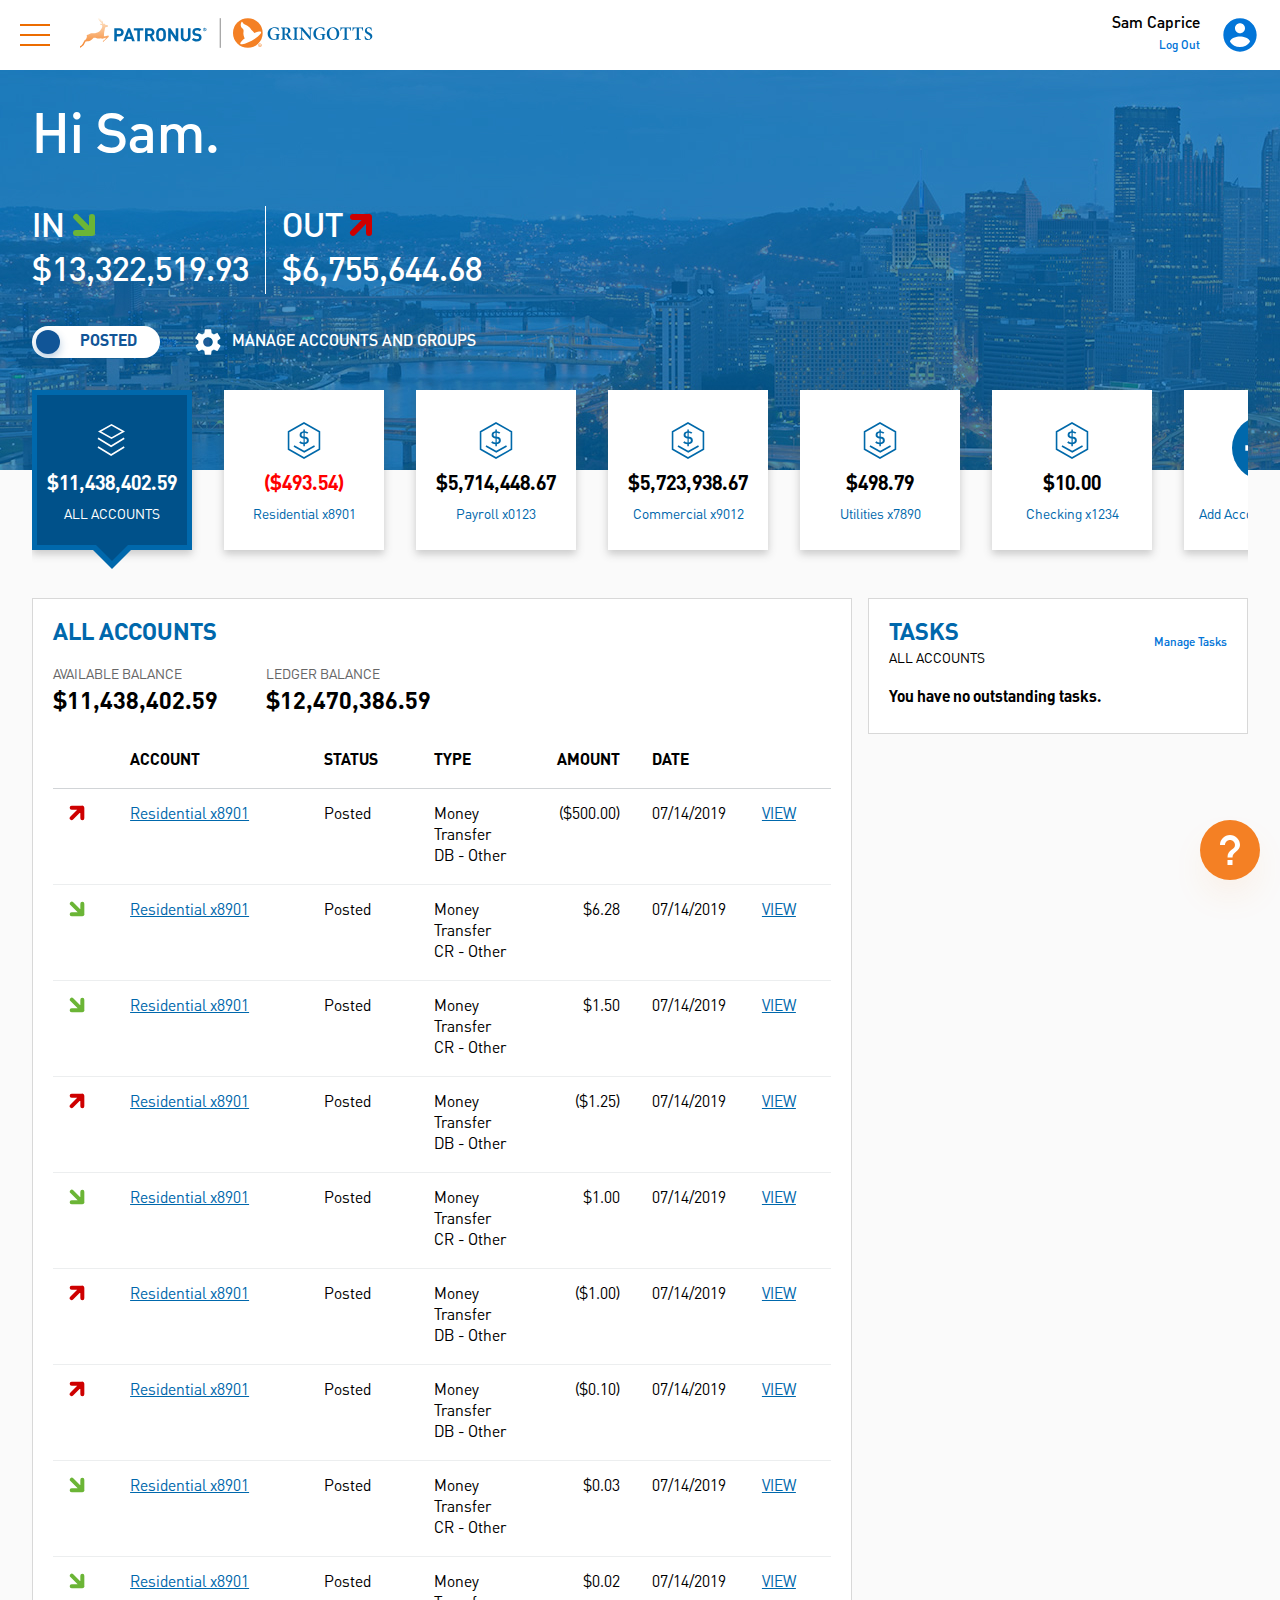
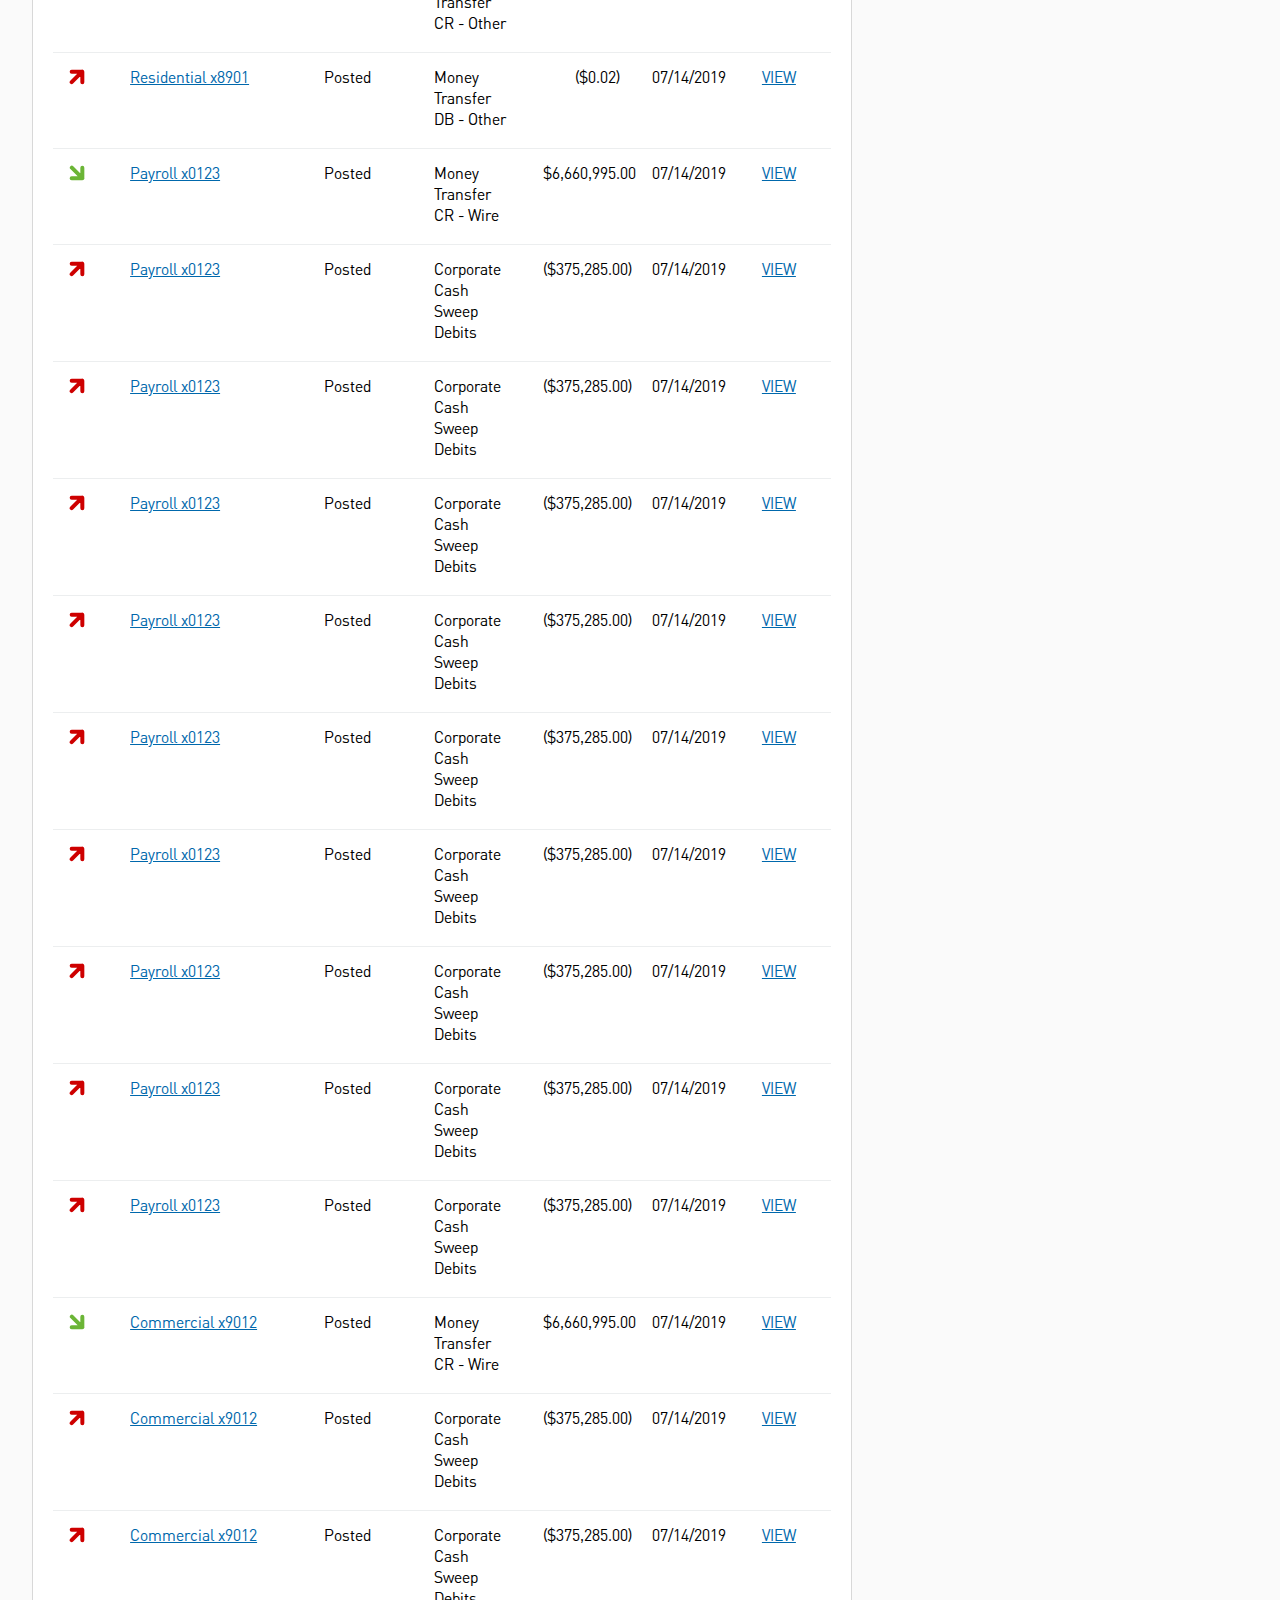
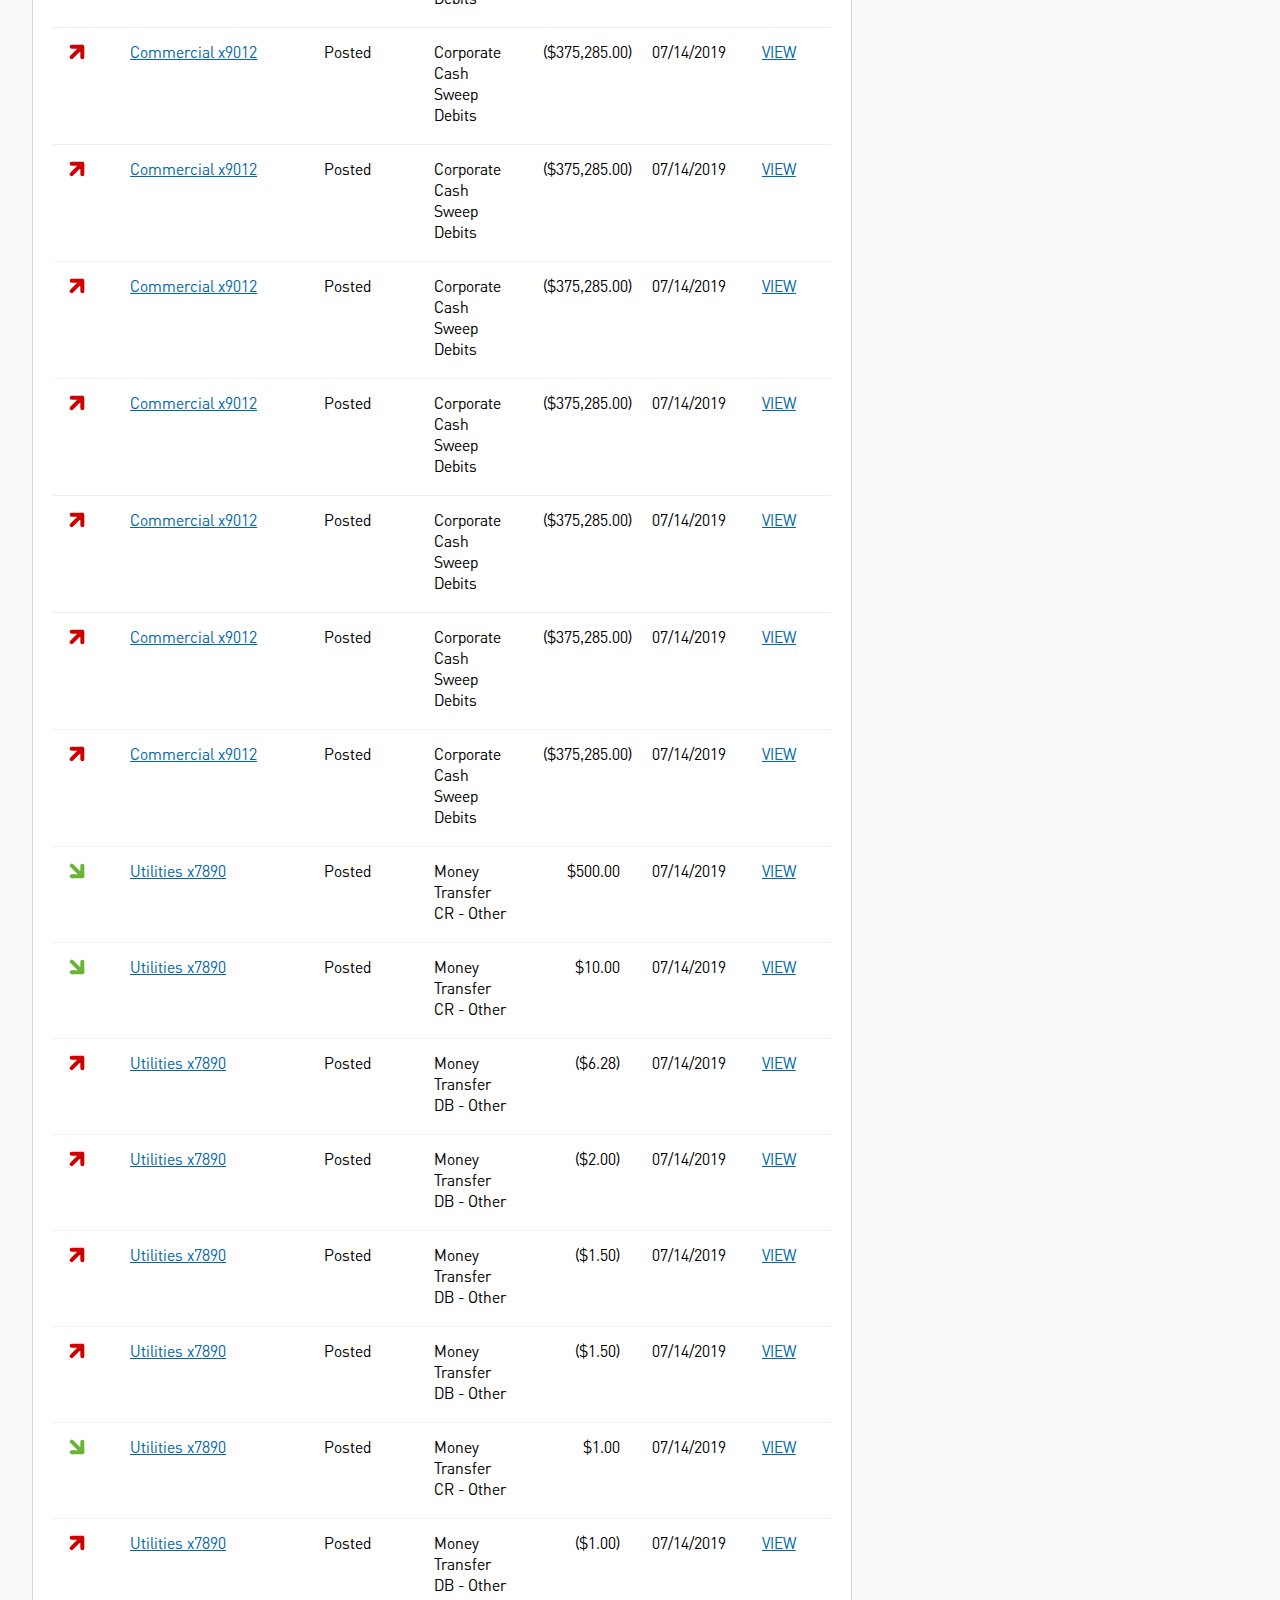
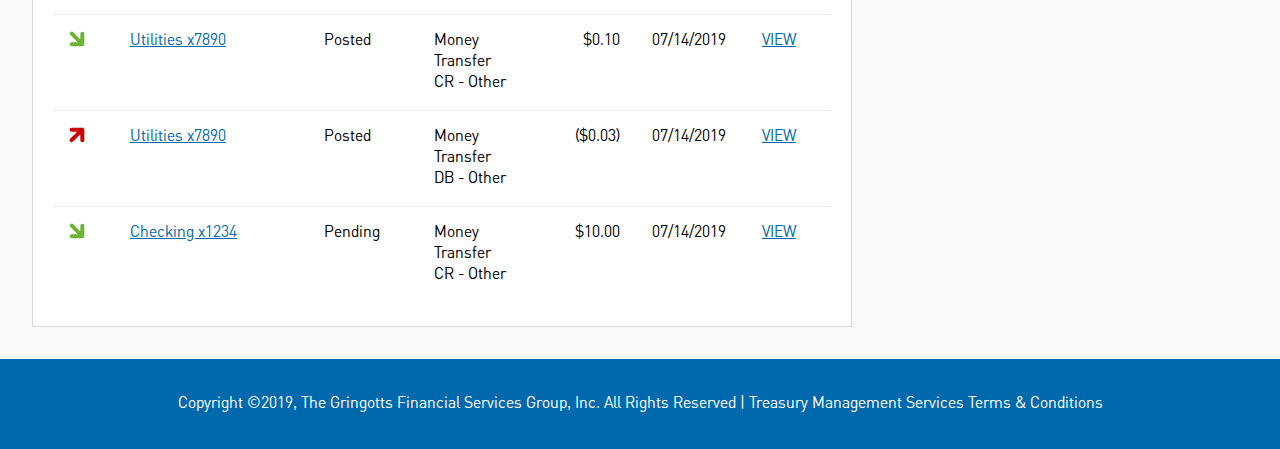
<file: index.html>
<!DOCTYPE html>

<meta charset="utf-8">
<title>PATRONUS</title>
<link rel="stylesheet" href="styles/main.css">
<link rel="stylesheet" href="styles/index.css">

<header>
  <div id="header-container">
    <div class="header-item">
      <div id="menu">
        <svg id="menu-icon" class="icon" xmlns="http://www.w3.org/2000/svg" width="30" height="30" viewBox="0 0 30 30"><path fill-rule="evenodd" d="M0 26h30v-2H0v2zm0-10h30v-2H0v2zM0 4v2h30V4H0z"/></svg>
        <svg id="menu-close-icon" class="icon hidden" xmlns="http://www.w3.org/2000/svg" width="30" height="30" viewBox="0 0 30 30"><path fill-rule="evenodd" d="M15.314 13.9l9.9-9.9 1.413 1.414-9.9 9.9 9.9 9.9-1.414 1.413-9.9-9.9-9.899 9.9L4 25.213l9.9-9.9L4 5.415 5.414 4l9.9 9.9z"/></svg>
      </div>
      <a href="index.html"><img id="logo" src="images/logo.svg"></a>
    </div>
    <div class="header-item">
      <div id="user">
        <div id="full-name"></div>
        <button id="log-out">Log Out</button>
      </div>
      <svg id="user-icon" class="icon" xmlns="http://www.w3.org/2000/svg" width="40" height="40" viewBox="0 0 24 24"><path d="M12 2C6.48 2 2 6.48 2 12s4.48 10 10 10 10-4.48 10-10S17.52 2 12 2zm0 3c1.66 0 3 1.34 3 3s-1.34 3-3 3-3-1.34-3-3 1.34-3 3-3zm0 14.2c-2.5 0-4.71-1.28-6-3.22.03-1.99 4-3.08 6-3.08 1.99 0 5.97 1.09 6 3.08-1.29 1.94-3.5 3.22-6 3.22z"/></svg>
    </div>
  </div>
</header>

<div class="side-nav-overlay invisible"></div>

<nav class="side-nav slide-left">
  <div id="big-nav">
    <a class="big-nav-item" href="index.html">Home</a>
    <a class="big-nav-item">Accounts</a>
    <a class="big-nav-item" href="payments.html">Payments</a>
  </div>
  <div id="small-nav">
    <a class="small-nav-item">Settings</a>
    <div class="small-nav-item">Need help?</div>
    <div id="need-help-group">
      <a id="help-item" class="need-help-item"><img class="need-help-icon" src="images/item-help.svg">Quick Help</a>
      <a class="need-help-item" href="mailto:TMCC@pnc.com"><img class="need-help-icon" src="images/item-email.svg">TMCC@pnc.com</a>
      <a class="need-help-item" href="tel:800-669-1518"><img class="need-help-icon" src="images/item-call.svg">800-669-1518</a>
    </div>
  </div>
</nav>

<main>
  <section id="jumbotron">
    <h1></h1>
    <div class="jumbotron-item">
      <div id="in">
        <h2>IN <img src="images/in.svg"></h2>
        <h2 id="amount-in"></h2>
      </div>
      <div id="out">
        <h2>OUT <img src="images/out.svg"></h2>
        <h2 id="amount-out"></h2>
      </div>
    </div>
    <div class="jumbotron-item">
      <label id="switch">
        <input id="switch-input" type="checkbox">
        <span id="slider"><span id="posted">POSTED</span><span id="pending">PENDING</span></span>
      </label>
      <button id="settings"><svg id="settings-icon" class="icon" xmlns="http://www.w3.org/2000/svg" width="32" height="32" viewBox="0 0 20 20"><path d="M15.95 10.78c.03-.25.05-.51.05-.78s-.02-.53-.06-.78l1.69-1.32c.15-.12.19-.34.1-.51l-1.6-2.77c-.1-.18-.31-.24-.49-.18l-1.99.8c-.42-.32-.86-.58-1.35-.78L12 2.34c-.03-.2-.2-.34-.4-.34H8.4c-.2 0-.36.14-.39.34l-.3 2.12c-.49.2-.94.47-1.35.78l-1.99-.8c-.18-.07-.39 0-.49.18l-1.6 2.77c-.1.18-.06.39.1.51l1.69 1.32c-.04.25-.07.52-.07.78s.02.53.06.78L2.37 12.1c-.15.12-.19.34-.1.51l1.6 2.77c.1.18.31.24.49.18l1.99-.8c.42.32.86.58 1.35.78l.3 2.12c.04.2.2.34.4.34h3.2c.2 0 .37-.14.39-.34l.3-2.12c.49-.2.94-.47 1.35-.78l1.99.8c.18.07.39 0 .49-.18l1.6-2.77c.1-.18.06-.39-.1-.51l-1.67-1.32zM10 13c-1.65 0-3-1.35-3-3s1.35-3 3-3 3 1.35 3 3-1.35 3-3 3z"/></svg>MANAGE ACCOUNTS AND GROUPS</button>
    </div>
  </section>
  <section id="account-container"></section>
  <section id="grid">
    <article id="left">
      <h3 class="account-name"></h3>
      <div id="balance-container">
        <div id="available">
          <h5>AVAILABLE BALANCE</h5>
          <h3 id="amount-available"></h3>
        </div>
        <div id="ledger">
          <h5>LEDGER BALANCE</h5>
          <h3 id="amount-ledger"></h3>
        </div>
      </div>
      <table id="table"></table>
    </article>
    <article id="right">
      <div id="right-header">
        <hgroup>
          <h3 id="account-tasks">TASKS</h3>
          <h5 class="account-name"></h5>
        </hgroup>
        <button id="manage-tasks">Manage Tasks</button>
      </div>
      <div id="task-container"></div>
    </article>
  </section>
</main>

<footer>
  <div>Copyright ©2019, The Gringotts Financial Services Group, Inc. All Rights Reserved | <a id="terms">Treasury Management Services Terms & Conditions</a></div>
</footer>

<div class="modal-overlay invisible"></div>

<div class="modal invisible-slide-down">
  <div class="modal-content task-manager-modal-content">
    <div class="modal-header">
      <h1 id="task-manager-header"></h1>
      <svg class="icon modal-close-icon" xmlns="http://www.w3.org/2000/svg" width="40" height="40" viewBox="0 0 24 24"><path d="M19 6.41L17.59 5 12 10.59 6.41 5 5 6.41 10.59 12 5 17.59 6.41 19 12 13.41 17.59 19 19 17.59 13.41 12z"/></svg>
    </div>
    <div class="modal-body">
      <h2>Current Tasks</h2>
      <div id="current-tasks"></div>
      <div class="new-task new-task-hidden">
        <div id="new-task-details">
          <input id="name-input" placeholder="Task Name">
          <button class="recurring">Recurring <svg class="recurring-icon"xmlns="http://www.w3.org/2000/svg" width="16" height="16" viewBox="0 0 16 16"><path d="M11.787 5.657a.41.41 0 0 1-.292-.703l1.626-1.625-1.626-1.626a.412.412 0 0 1 .583-.582l1.917 1.916a.412.412 0 0 1 0 .583l-1.917 1.917a.41.41 0 0 1-.291.12z"/><path d="M2.317 7.973a.412.412 0 0 1-.412-.412V5.08c0-1.193.97-2.163 2.164-2.163h9.635a.412.412 0 0 1 0 .824H4.069c-.74 0-1.34.6-1.34 1.34V7.56a.412.412 0 0 1-.412.412zM11.952 13.083H2.296a.412.412 0 0 1 0-.824h9.656c.739 0 1.34-.601 1.34-1.34V8.39a.412.412 0 0 1 .823 0v2.53c0 1.193-.97 2.164-2.163 2.164z"/><path d="M4.212 15a.41.41 0 0 1-.29-.12l-1.918-1.917a.412.412 0 0 1 0-.582l1.917-1.917a.412.412 0 1 1 .583.583l-1.626 1.625 1.626 1.626a.412.412 0 0 1-.292.703z"/></svg></button>
          <div id="recurring-details" class="hidden">
            <div id="interval" class="input-field">
              <label>Interval</label>
              <input id="interval-input" placeholder="E.g. First Monday of month">
            </div>
            <div id="end-date" class="input-field">
              <label>End date</label>
              <input id="end-date-input" placeholder="E.g. 05/2020 or 05/15/2020">
            </div>
            <div id="time" class="input-field">
              <label>Time</label>
              <input id="time-input" placeholder="E.g. 3:00 PM">
            </div>
          </div>
        </div>
        <div>
          <div class="new-task-section">
            <h3>Payee Details</h3>
            <div id="payee" class="new-task-row">
              <div class="input-field">
                <label>Search existing payees</label>
                <div class="input-container">
                  <select class="payee-input">
                    <option value="Splendid Energy">Splendid Energy</option>
                    <option value="Indeed Investment">Indeed Investment</option>
                    <option value="Candid Consulting">Candid Consulting</option>
                  </select>
                  <img src="images/caret.svg">
                </div>
              </div>
              <div class="input-field">
                <label>Payment type</label>
                <div class="input-container">
                  <select class="type-input">
                    <option value="Bill Pay">Bill Pay</option>
                    <option value="ACH Transfer">ACH Transfer</option>
                    <option value="Funds Transfer">Funds Transfer</option>
                    <option value="Payroll">Payroll</option>
                  </select>
                  <img src="images/caret.svg">
                </div>
              </div>
            </div>
          </div>
          <div class="new-task-section">
            <h3>Payment Details</h3>
            <div class="new-task-row">
              <div class="input-field">
                <label>From account</label>
                <div class="input-container">
                  <select class="account-input">
                    <option value="Residential x8901">Residential x8901</option>
                    <option value="Payroll x0123">Payroll x0123</option>
                    <option value="Commercial x9012">Commercial x9012</option>
                    <option value="Utilities x7890">Utilities x7890</option>
                    <option value="Checking x1234">Checking x1234</option>
                  </select>
                  <img src="images/caret.svg">
                </div>
              </div>
              <div id="amount" class="input-field">
                <label>Amount</label>
                <input class="amount-input" placeholder="$0.00">
              </div>
            </div>
            <div class="new-task-row">
              <div id="date" class="input-field">
                <label>Expected arrival date</label>
                <div class="input-container">
                  <input class="date-input" placeholder="MM/DD/YYYY">
                  <img src="images/date.svg">
                </div>
              </div>
              <div class="input-field">
                <label>Memo</label>
                <input class="memo-input">
              </div>
            </div>
            <div class="new-task-row">
              <div class="input-field">
                <label>Note to self</label>
                <input class="note-to-self-input">
              </div>
            </div>
          </div>
          <div class="new-task-section">
            <button id="cancel" class="secondary-button">CANCEL</button>
            <button id="save" class="primary-button primary-button-disabled">SAVE</button>
          </div>
        </div>
      </div>
      <h2>Suggested Tasks</h2>
      <div id="suggested-tasks"></div>
    </div>
  </div>
</div>

<div id="task-hub" class="invisible">
  <div id="task-modal" class="modal">
    <div class="modal-content">
      <div class="modal-header">
        <h1>Make a Payment</h1>
        <svg class="icon modal-close-icon" xmlns="http://www.w3.org/2000/svg" width="40" height="40" viewBox="0 0 24 24"><path d="M19 6.41L17.59 5 12 10.59 6.41 5 5 6.41 10.59 12 5 17.59 6.41 19 12 13.41 17.59 19 19 17.59 13.41 12z"/></svg>
      </div>
      <div id="task-modal-body" class="modal-body">
        <div class="modal-section">
          <h2 id="payee-header">Payee Details</h2>
          <div class="modal-row">
            <div class="payee input-field">
              <label>Search existing payees</label>
              <div class="input-container">
                <select class="payee-input">
                  <option value="Splendid Energy">Splendid Energy</option>
                  <option value="Indeed Investment">Indeed Investment</option>
                  <option value="Candid Consulting">Candid Consulting</option>
                </select>
                <img src="images/caret.svg">
              </div>
            </div>
            <div class="payee input-field">
              <label>Payment type</label>
              <div class="input-container">
                <select class="type-input">
                  <option value="Bill Pay">Bill Pay</option>
                  <option value="ACH Transfer">ACH Transfer</option>
                  <option value="Funds Transfer">Funds Transfer</option>
                  <option value="Payroll">Payroll</option>
                </select>
                <img src="images/caret.svg">
              </div>
            </div>
          </div>
        </div>
        <div class="modal-section">
          <h2 id="payment-header">Payment Details</h2>
          <div class="modal-row">
            <div class="input-field">
              <label>From account</label>
              <div class="input-container">
                <select class="account-input">
                  <option value="Residential x8901">Residential x8901</option>
                  <option value="Payroll x0123">Payroll x0123</option>
                  <option value="Commercial x9012">Commercial x9012</option>
                  <option value="Utilities x7890">Utilities x7890</option>
                  <option value="Checking x1234">Checking x1234</option>
                </select>
                <img src="images/caret.svg">
              </div>
            </div>
            <div id="amount" class="input-field">
              <label>Amount</label>
              <input class="amount-input" placeholder="$0.00">
            </div>
          </div>
          <div class="modal-row">
            <div id="date" class="input-field">
              <label>Expected arrival date</label>
              <div class="input-container">
                <input class="date-input" placeholder="MM/DD/YYYY">
                <img src="images/date.svg">
              </div>
            </div>
            <div class="input-field">
              <label>Memo</label>
              <input class="memo-input">
            </div>
          </div>
          <div class="modal-row">
            <div class="input-field">
              <label>Note to self</label>
              <input class="note-to-self-input">
            </div>
          </div>
        </div>
        <div class="modal-section">
          <button id="submit" class="primary-button primary-button-disabled">SUBMIT</button>
        </div>
      </div>
    </div>
  </div>
  <div id="task-tabs"></div>
</div>

<div id="help"><img id="help-icon" src="images/help.svg"><img id="help-close-icon" class="hidden" src="images/help-close.svg"></div>

<div class="help-app invisible-slide-down">
  <div class="help-app-header first-time">
    <h1>WELCOME, SAM.</h1>
    <p>PINACLE's Quick Help is available on every screen of the platform to provide you with contextually relevant support. Click through cards for more information, or type into the search bar below to find what you need.</p>
    <img id="help-app-drag" src="images/drag.svg" draggable="false">
  </div>
  <div id="help-app-tabs">
    <span class="help-app-tab">FAQs</span>
    <span class="help-app-tab help-app-tab-selected">WHAT'S ON THIS PAGE</span>
    <span class="help-app-tab">DISCOVER</span>
  </div>
  <div id="help-app-body">
    <div id="account-help-card" class="help-card">
      <h2>Account Cards</h2>
      <p>The account tiles display the available balance for each of your corresponding accounts. Click on one to view data about that account, or click on "All Accounts" to view aggregate information.</p>
    </div>
    <div id="task-help-card" class="help-card">
      <h2>Tasks</h2>
      <p>Create, manage, and complete your tasks in the task manager on the homepage. The system will also suggest tasks to you based on your PINACLE user over time. Click on a task to complete it, or click on "Manage Tasks" to create or delete tasks.</p>
    </div>
  </div>
  <div id="help-app-search">
    <img id="search-icon" src="images/search.svg">
    <input id="search-input" type="text" placeholder="What would you like to search for?">
  </div>
</div>

<!-- Warning! Do not open! (But I know you will) It's a Pandora's box full of code. Will update to React if I have time -->
<script src="scripts/main.js"></script>
<script src="scripts/index.js"></script>
</file>
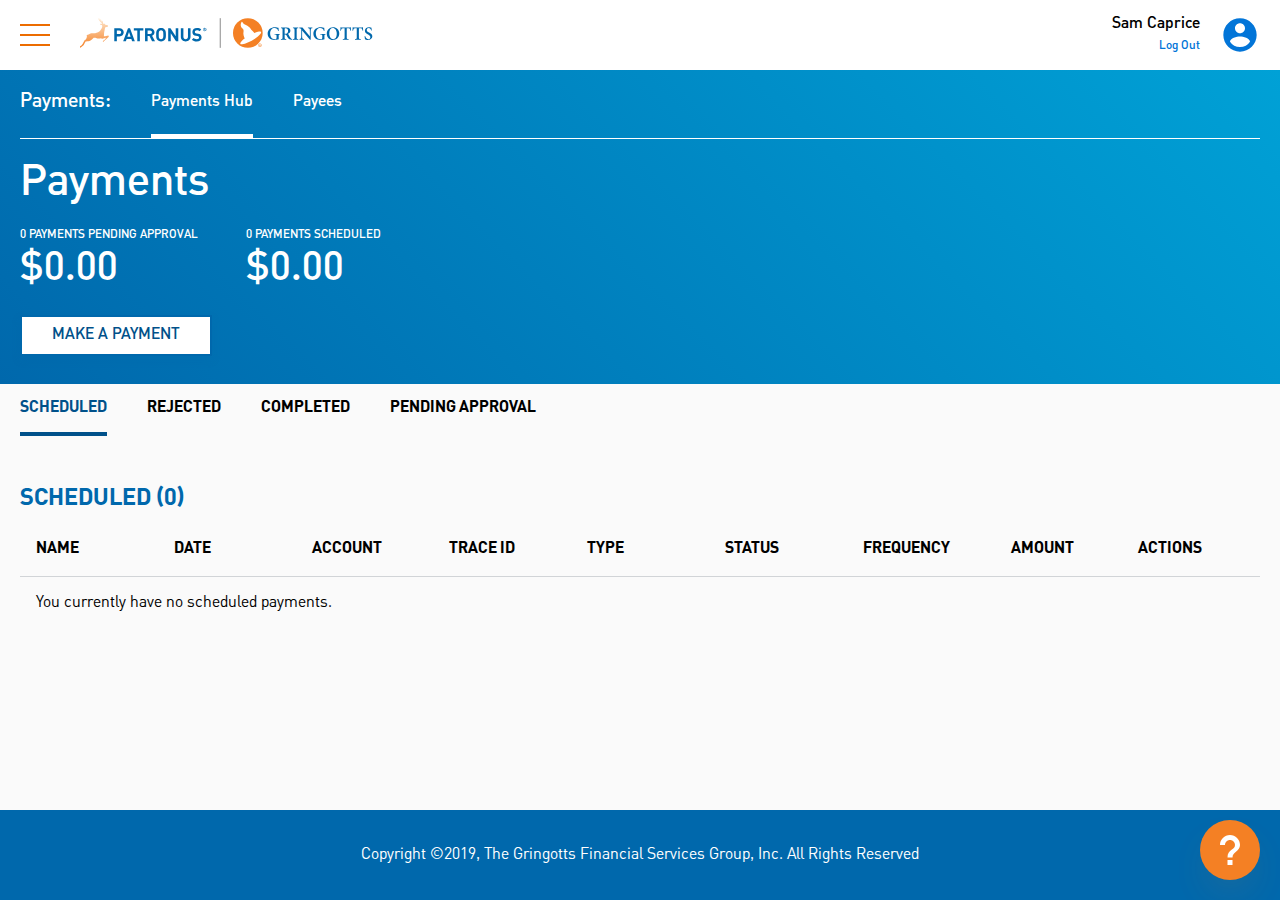
<file: payments.html>
<!DOCTYPE html>

<meta charset="utf-8">
<title>PATRONUS</title>
<link rel="stylesheet" href="styles/main.css">
<link rel="stylesheet" href="styles/payments.css">

<header>
  <div id="header-container">
    <div class="header-item">
      <div id="menu">
        <svg id="menu-icon" class="icon" xmlns="http://www.w3.org/2000/svg" width="30" height="30" viewBox="0 0 30 30"><path fill-rule="evenodd" d="M0 26h30v-2H0v2zm0-10h30v-2H0v2zM0 4v2h30V4H0z"/></svg>
        <svg id="menu-close-icon" class="icon hidden" xmlns="http://www.w3.org/2000/svg" width="30" height="30" viewBox="0 0 30 30"><path fill-rule="evenodd" d="M15.314 13.9l9.9-9.9 1.413 1.414-9.9 9.9 9.9 9.9-1.414 1.413-9.9-9.9-9.899 9.9L4 25.213l9.9-9.9L4 5.415 5.414 4l9.9 9.9z"/></svg>
      </div>
      <a href="index.html"><img id="logo" src="images/logo.svg"></a>
    </div>
    <div class="header-item">
      <div id="user">
        <div id="full-name"></div>
        <button id="log-out">Log Out</button>
      </div>
      <svg id="user-icon" class="icon" xmlns="http://www.w3.org/2000/svg" width="40" height="40" viewBox="0 0 24 24"><path d="M12 2C6.48 2 2 6.48 2 12s4.48 10 10 10 10-4.48 10-10S17.52 2 12 2zm0 3c1.66 0 3 1.34 3 3s-1.34 3-3 3-3-1.34-3-3 1.34-3 3-3zm0 14.2c-2.5 0-4.71-1.28-6-3.22.03-1.99 4-3.08 6-3.08 1.99 0 5.97 1.09 6 3.08-1.29 1.94-3.5 3.22-6 3.22z"/></svg>
    </div>
  </div>
</header>

<div class="side-nav-overlay invisible"></div>

<nav class="side-nav slide-left">
  <div id="big-nav">
    <a class="big-nav-item" href="index.html">Home</a>
    <a class="big-nav-item">Accounts</a>
    <a class="big-nav-item" href="payments.html">Payments</a>
  </div>
  <div id="small-nav">
    <a class="small-nav-item">Settings</a>
    <div class="small-nav-item">Need help?</div>
    <div id="need-help-group">
      <a id="help-item" class="need-help-item"><img class="need-help-icon" src="images/item-help.svg">Quick Help</a>
      <a class="need-help-item" href="mailto:TMCC@pnc.com"><img class="need-help-icon" src="images/item-email.svg">TMCC@pnc.com</a>
      <a class="need-help-item" href="tel:800-669-1518"><img class="need-help-icon" src="images/item-call.svg">800-669-1518</a>
    </div>
  </div>
</nav>

<main>
  <section id="jumbotron">
    <div id="payments-tab-group">
      <label id="payments-tab-label">Payments:</label>
      <a class="payments-tab payments-tab-selected">Payments Hub</a>
      <a class="payments-tab">Payees</a>
    </div>
    <div>
      <h1>Payments</h1>
      <div id="payment-container">
        <div id="pending">
          <h5 id="pending-payment">0 PAYMENTS PENDING APPROVAL</h5>
          <h2 id="pending-amount">$0.00</h2>
        </div>
        <div id="scheduled">
          <h5 id="scheduled-payment">0 PAYMENTS SCHEDULED</h5>
          <h2 id="scheduled-amount">$0.00</h2>
        </div>
      </div>
      <button id="payment" class="secondary-button">MAKE A PAYMENT</button>
    </div>
  </section>
  <section>
    <div id="payments-hub-tab-group">
      <a class="payments-hub-tab payments-hub-tab-selected">SCHEDULED</a>
      <a class="payments-hub-tab">REJECTED</a>
      <a class="payments-hub-tab">COMPLETED</a>
      <a class="payments-hub-tab">PENDING APPROVAL</a>
    </div>
    <h3 id="payments-table-name">SCHEDULED (0)</h3>
    <table id="payments-table"></table>
    <div id="no-payment">You currently have no scheduled payments.</div>
  </section>
</main>

<footer>
  <div>Copyright ©2019, The Gringotts Financial Services Group, Inc. All Rights Reserved</div>
</footer>

<div class="modal-overlay invisible"></div>

<div class="modal invisible-slide-down">
  <div class="modal-content">
    <div class="modal-header">
      <h1>Make a Payment</h1>
      <svg class="icon modal-close-icon" xmlns="http://www.w3.org/2000/svg" width="40" height="40" viewBox="0 0 24 24"><path d="M19 6.41L17.59 5 12 10.59 6.41 5 5 6.41 10.59 12 5 17.59 6.41 19 12 13.41 17.59 19 19 17.59 13.41 12z"/></svg>
    </div>
    <div class="modal-body">
      <div class="modal-section">
        <h2 id="payee-header">Payee Details</h2>
        <div id="payee" class="modal-row">
          <div class="input-field">
            <label>Search existing payees</label>
            <div class="input-container">
              <select id="payee-input">
                <option value="Splendid Energy">Splendid Energy</option>
                <option value="Indeed Investment">Indeed Investment</option>
                <option value="Candid Consulting">Candid Consulting</option>
              </select>
              <img src="images/caret.svg">
            </div>
          </div>
          <div class="input-field">
            <label>Payment type</label>
            <div class="input-container">
              <select id="type-input">
                <option value="Bill Pay">Bill Pay</option>
                <option value="ACH Transfer">ACH Transfer</option>
                <option value="Funds Transfer">Funds Transfer</option>
                <option value="Payroll">Payroll</option>
              </select>
              <img src="images/caret.svg">
            </div>
          </div>
        </div>
      </div>
      <div class="modal-section">
        <h2 id="payment-header">Payment Details</h2>
        <div class="modal-row">
          <div class="input-field">
            <label>From account</label>
            <div class="input-container">
              <select id="account-input">
                <option value="Residential x8901">Residential x8901</option>
                <option value="Payroll x0123">Payroll x0123</option>
                <option value="Commercial x9012">Commercial x9012</option>
                <option value="Utilities x7890">Utilities x7890</option>
                <option value="Checking x1234">Checking x1234</option>
              </select>
              <img src="images/caret.svg">
            </div>
          </div>
          <div id="amount" class="input-field">
            <label>Amount</label>
            <input class="amount-input" placeholder="$0.00">
          </div>
        </div>
        <div class="modal-row">
          <div id="date" class="input-field">
            <label>Expected arrival date</label>
            <div class="input-container">
              <input id="date-input" placeholder="MM/DD/YYYY">
              <img src="images/date.svg">
            </div>
          </div>
          <div class="input-field">
            <label>Memo</label>
            <input id="memo-input">
          </div>
        </div>
        <div class="modal-row">
          <div class="input-field">
            <label>Note to self</label>
            <input id="note-to-self-input">
          </div>
        </div>
      </div>
      <div class="modal-section">
        <button id="submit" class="primary-button primary-button-disabled">SUBMIT</button>
      </div>
    </div>
  </div>
</div>

<div class="modal invisible-slide-down">
  <div class="modal-content">
    <div class="modal-header">
      <h1>Make a Payment</h1>
      <svg class="icon modal-close-icon" xmlns="http://www.w3.org/2000/svg" width="40" height="40" viewBox="0 0 24 24"><path d="M19 6.41L17.59 5 12 10.59 6.41 5 5 6.41 10.59 12 5 17.59 6.41 19 12 13.41 17.59 19 19 17.59 13.41 12z"/></svg>
    </div>
    <div class="modal-body">
      <p id="confirmation">1 payment for a total of <b id="confirmation-amount"></b> was submitted for approval.</p>
      <div id="confirmation-div">
        <table id="confirmation-table"></table>
      </div>
    </div>
  </div>
</div>

<div id="help"><img id="help-icon" src="images/help.svg"><img id="help-close-icon" class="hidden" src="images/help-close.svg"></div>

<div class="help-app invisible-slide-down">
  <div class="help-app-header">
    <h1>Quick Help</h1>
    <img id="help-app-drag" src="images/drag.svg" draggable="false">
  </div>
  <div id="help-app-tabs">
    <span class="help-app-tab">FAQs</span>
    <span class="help-app-tab help-app-tab-selected">WHAT'S ON THIS PAGE</span>
    <span class="help-app-tab">DISCOVER</span>
  </div>
  <div id="help-app-body">
    <div id="payee-help-card" class="help-card invisible">
      <h2>Payee and Payment Type</h2>
      <p>Payee will receive the payment with the indicated type of transaction. You can edit the information in the payee page.</p>
      <h3>Selecting Payee</h3>
      <h3>Method of Payment</h3>
    </div>
    <div id="amount-help-card" class="help-card invisible">
      <h2>Payment Amount</h2>
      <p>Select the account that the funds should originate from and enter the amount of the payment.  If the account doesn’t have enough fund, the payment will be rejected.</p>
    </div>
    <div id="date-help-card" class="help-card invisible">
      <h2>Expected Arrival Date</h2>
      <p>The date of payment will depend on the method of payment selected. Learn more about payment posting within processing schedules.</p>
      <h3>ACH Transfer</h3>
      <h3>Funds Transfer</h3>
    </div>
  </div>
  <div id="help-app-search">
    <img id="search-icon" src="images/search.svg">
    <input id="search-input" type="text" placeholder="What would you like to search for?">
  </div>
</div>

<!-- Warning! Do not open! (But I know you will) It's a Pandora's box full of code. Will update to React if I have time -->
<script src="scripts/main.js"></script>
<script src="scripts/payments.js"></script>
</file>
<file: styles/main.css>
@font-face {
  font-family: 'PNC Sans';
  font-weight: 300;
  src: url(../fonts/PNCSans-Light.otf);
}

@font-face {
  font-family: 'PNC Sans';
  font-style: italic;
  font-weight: 300;
  src: url(../fonts/PNCSans-LightItalic.otf);
}

@font-face {
  font-family: 'PNC Sans';
  font-weight: 400;
  src: url(../fonts/PNCSans-Regular.otf);
}

@font-face {
  font-family: 'PNC Sans';
  font-style: italic;
  font-weight: 400;
  src: url(../fonts/PNCSans-RegularItalic.otf);
}

@font-face {
  font-family: 'PNC Sans';
  font-weight: 500;
  src: url(../fonts/PNCSans-Medium.otf);
}

@font-face {
  font-family: 'PNC Sans';
  font-style: italic;
  font-weight: 500;
  src: url(../fonts/PNCSans-MediumItalic.otf);
}

@font-face {
  font-family: 'PNC Sans';
  font-weight: 700;
  src: url(../fonts/PNCSans-Bold.otf);
}

@font-face {
  font-family: 'PNC Sans';
  font-style: italic;
  font-weight: 700;
  src: url(../fonts/PNCSans-BoldItalic.otf);
}

html {
  scroll-behavior: smooth;
}

body {
  background: #fafafa;
  font-family: 'PNC Sans', sans-serif;
  margin: 0;
  text-rendering: optimizeLegibility;
  -moz-osx-font-smoothing: grayscale;
  -webkit-font-smoothing: antialiased;
}

h1,
h2,
h3,
h4,
h5,
h6,
p {
  margin: 0;
}

a {
  cursor: pointer;
  text-decoration: none;
  transition: .2s;
}

@keyframes fade-in {
  0% {
    opacity: 0;
  }
  100% {
    opacity: 1;
  }
}

/* ----- HEADER ----- */

header {
  background: #fff;
  position: fixed;
  width: 100%;
  z-index: 1;
}

#header-container {
  display: flex;
  height: 4.375rem;
  justify-content: space-between;
}

.header-item {
  align-items: center;
  display: flex;
}

.icon {
  cursor: pointer;
  transition: .2s;
}

.hidden {
  display: none;
}

/* ----- LEFT HEADER ITEM ----- */

#menu {
  align-items: center;
  display: flex;
}

#menu-icon,
#menu-close-icon {
  fill: #00518a;
  padding: 1.25rem;
}

#menu-icon:hover,
#menu-close-icon:hover {
  fill: #ec6c00;
}

#logo {
  height: 2rem;
  margin: 0 0 0 .625rem;
}

/* ----- RIGHT HEADER ITEM ----- */

#user {
  text-align: right;
}

#full-name {
  font-weight: 500;
}

#log-out {
  color: #0275d8;
  font-size: .75em;
}

#log-out:hover {
  color: #014c8c;
}

#user-icon {
  fill: #0275d8;
  padding: 1.25rem;
}

#user-icon:hover {
  fill: #014c8c;
}

button {
  background: none;
  border: none;
  cursor: pointer;
  font-family: 'PNC Sans', sans-serif;
  font-weight: 500;
  padding: 0;
  transition: .2s;
}

button:focus {
  outline: none;
}

/* ----- SIDE NAV ----- */

.side-nav-overlay {
  background: #fff9;
  height: calc(100vh - 4.375rem);
  position: fixed;
  top: 4.375rem;
  transition: .2s;
  width: 100%;
  z-index: 2;
}

.invisible {
  opacity: 0;
  visibility: hidden;
}

.side-nav {
  background: #fff;
  height: calc(100vh - 4.375rem);
  left: 0;
  overflow: auto;
  position: fixed;
  top: 4.375rem;
  transition: .2s;
  width: 24rem;
  z-index: 2;
}

.slide-left {
  left: -24rem;
}

#big-nav,
#small-nav,
#need-help-group {
  display: flex;
  flex-flow: column;
}

#big-nav {
  padding: 1.875rem 0 0 2.5rem;
}

#small-nav {
  padding: 1.625rem 0 1.875rem 2.5rem;
}

.big-nav-item,
.small-nav-item {
  color: #0068ac;
  margin: .75rem 0;
}

.big-nav-item {
  font-size: 2.375em;
}

.small-nav-item {
  font-size: 1.5em;
}

a.big-nav-item:hover,
a.small-nav-item:hover {
  color: #004979;
}

.need-help-item {
  align-items: center;
  color: #000;
  display: flex;
  margin: .375rem 0 .375rem 1.875rem;
}

.need-help-item:hover {
  text-decoration: underline;
}

.need-help-icon {
  margin: 0 .375rem 0 0;
}

/* ----- MAIN ----- */

main {
  min-height: calc(100vh - 10rem);
  padding: 4.375rem 0 0;
}

/* ----- TABLE ----- */

table {
  border-collapse: collapse;
  table-layout: fixed;
  width: 100%;
}

th,
td {
  padding: 1rem;
}

th {
  border-bottom: 1px solid #d1d4d7;
  text-align: left;
}

td {
  animation: fade-in 1s;
  border-top: 1px solid #eceeef;
  vertical-align: top;
}

/* ----- FOOTER ----- */

footer {
  align-items: center;
  background: #0068ac;
  color: #fff;
  display: flex;
  height: 5.625rem;
  justify-content: center;
}

/* ----- MODAL ----- */

.modal-overlay {
  background: #0009;
  height: 100%;
  position: fixed;
  top: 0;
  transition: .2s;
  width: 100%;
  z-index: 1;
}

.modal {
  align-items: center;
  display: flex;
  height: 100%;
  justify-content: center;
  position: fixed;
  top: 0;
  transition: .2s;
  width: 100%;
  z-index: 1;
}

.invisible-slide-down {
  opacity: 0;
  transform: translateY(1rem);
  visibility: hidden;
}

.modal-content {
  background: #fff;
  box-shadow: 0 18px 40px -12px rgba(0,0,0,.2);
  width: 56rem;
}

.modal-header {
  background: #00518a;
  color: #fff;
  display: flex;
  justify-content: space-between;
  padding: 1.75rem;
}

.modal-close-icon {
  fill: #fff;
}

.modal-close-icon:hover {
  opacity: .7;
}

.modal-body {
  max-height: calc(100vh - 12rem);
  overflow: auto;
}

.modal h1 {
  font-size: 1.875em;
}

.modal h2 {
  color: #0068ac;
  font-size: 1.5em;
  font-weight: 700;
  padding: 1.75rem 1.75rem 1.25rem;
}

#payee-header {
  padding: 1.75rem 0 1.25rem;
}

#payment-header {
  padding: 1.25rem 0;
}

.input-field {
  border-bottom: 1px solid rgba(0,0,0,.5);
  display: flex;
  flex-flow: column;
}

.input-field label {
  color: rgba(0,0,0,.5);
  font-size: .875em;
  font-weight: 500;
}

.input-field select,
.input-field input {
  font-size: 1.125em;
  font-weight: 500;
}

.input-field input {
  padding: .375rem 0;
}

.input-field select {
  height: 2.25rem;
  -moz-appearance: none;
  -webkit-appearance: none;
}

.input-container {
  display: flex;
}

.input-container select,
.input-container input {
  flex: 1 1 auto;
}

.amount-input {
  text-align: right;
}

.primary-button,
.secondary-button {
  border: 2px solid #0068ac;
  box-shadow: 0 4px 8px 0 rgba(0,104,172,.2);
  font-size: 1em;
  padding: .5rem 0;
  width: 12rem;
}

.primary-button {
  background: #0068ac;
  color: #fff;
}

.secondary-button {
  background: #fff;
  color: #00518a;
}

.primary-button:hover,
.secondary-button:hover {
  background: #215586;
  box-shadow: 0 4px 8px 0 rgba(0,81,138,.2);
  color: #fff;
}

.primary-button-disabled {
  background: #cbcfd2;
  border: 2px solid #cbcfd2;
  color: #0068ac;
  cursor: not-allowed;
}

.primary-button-disabled:hover {
  background: #cbcfd2;
  color: #0068ac;
}

/* ----- PAYMENT MODAL BODY ----- */

.modal-section {
  padding: 0 1.75rem;
}

.modal-section:last-child {
  display: flex;
  justify-content: center;
  margin: 0 0 1.75rem;
}

.modal-row {
  display: grid;
  grid: auto-flow / repeat(2, 1fr);
  grid-gap: 2rem;
  margin: 0 0 1.25rem;
}

.modal-row:last-child {
  margin: 0 0 1.5rem;
}

/* ----- HELP APP ----- */

#help {
  background: #f48024;
  border-radius: 50%;
  bottom: 1.25rem;
  box-shadow: 0 18px 40px -12px rgba(244,128,36,.2);
  cursor: pointer;
  display: flex;
  height: 3.75rem;
  justify-content: center;
  position: fixed;
  right: 1.25rem;
  transition: .2s;
  width: 3.75rem;
  z-index: 1;
}

#help:hover {
  background: #ec6c00;
}

.help-app {
  background: #fff;
  border-radius: 8px;
  bottom: 6.25rem;
  box-shadow: 0 18px 40px -12px rgba(0,0,0,.2);
  display: flex;
  flex-flow: column;
  height: calc(100vh - 7.5rem);
  max-height: 44rem;
  overflow: hidden;
  position: fixed;
  right: 1.25rem;
  transition: .2s;
  width: 20rem;
  z-index: 1;
}

.help-app-header {
  background: #f48024;
  color: #fff;
}

.help-app-header h1 {
  font-size: 1.125em;
  font-weight: 700;
  padding: 1rem 1.5rem;
}

.first-time h1 {
  font-size: 1.375em;
  font-weight: 700;
  padding: 2.25rem 1.5rem .75rem;
}

.first-time p {
  font-size: .875em;
  margin: 0 1.5rem 1.5rem;
}

#help-app-drag {
  cursor: grab;
  padding: 1rem;
  position: absolute;
  right: 0;
  top: 0;
}

#help-app-drag:active {
  cursor: grabbing;
}

#help-app-tabs {
  padding: .5rem 1rem;
}

.help-app-tab {
  border-bottom: 2px solid transparent;
  color: rgba(89,89,89,.5);
  cursor: pointer;
  font-size: .75em;
  font-weight: 700;
  margin: 0 .5rem;
  padding: 0 0 .5rem;
  transition: .2s;
}

.help-app-tab:hover {
  color: #595959;
}

.help-app-tab-selected {
  border-bottom: 2px solid #f48024;
  color: #595959;
}

#help-app-body {
  flex: 1 1 auto;
  overflow: auto;
  padding: 1rem;
}

.help-card {
  border-radius: 4px;
  box-shadow: 0 2px 8px rgba(136,136,136,.3);
  cursor: pointer;
  margin: 0 0 1rem;
  transition: opacity .2s, visibility .2s;
}

.help-card:last-child {
  margin: 0;
}

.help-card:hover {
  outline: 4px solid #3ec7ff;
}

.help-card h2 {
  color: #585858;
  font-size: 1em;
  padding: 1rem 1rem .5rem;
}

.help-card p {
  color: #585858;
  font-size: .875em;
  line-height: 1.4;
  padding: 0 1rem 1rem;
}

.help-card h3 {
  border-top: 1px solid #f0f0f0;
  color: #f48024;
  font-size: .875em;
  font-weight: 500;
  padding: 1rem;
}

.outline {
  outline: 6px solid #3ec7ff;
}

#help-app-search {
  box-shadow: 0 -2px 8px rgba(187,187,187,.25);
  display: flex;
  padding: 1rem;
}

#search-icon {
  margin: 0 .5rem 0 0;
}

#search-input {
  font-size: .875rem;
  width: 100%;
}

input,
select {
  background: none;
  border: none;
  font-family: 'PNC Sans', sans-serif;
}

input:focus,
select:focus {
  outline: none;
}

input::placeholder {
  color: #949494;
}
</file>
<file: styles/index.css>
h1 {
  font-size: 3.5em;
  font-weight: 500;
}

h2 {
  font-size: 2.125em;
  font-weight: 500;
}

h3 {
  font-size: 1.5em;
}

h4 {
  font-size: 1.25em;
}

h5 {
  font-size: .875em;
  font-weight: 400;
}

/* ----- JUMBOTRON ----- */

#jumbotron {
  background: url(../images/pittsburgh.jpg);
  color: #fff;
  padding: 2rem 2rem 7rem;
}

.jumbotron-item {
  display: flex;
  padding: 2rem 0 0;
}

#in {
  border-right: 1px #fff solid;
  padding: 0 1rem 0 0;
}

#out {
  padding: 0 0 0 1rem;
}

/* ----- STATUS SWITCH ----- */

#switch {
  position: relative;
  width: 8rem;
}

#switch-input {
  display: none;
}

#slider {
  background: #fff;
  border-radius: 1rem;
  cursor: pointer;
  left: 0;
  line-height: 1.5;
  padding: .25rem 0;
  position: absolute;
  right: 0;
  transition: .4s;
}

#slider::before {
  background: #115597;
  border-radius: 50%;
  box-shadow: 0 4px 8px rgba(17,85,151,.3);
  content: '';
  height: 1.5rem;
  left: .25rem;
  position: absolute;
  transition: .4s;
  width: 1.5rem;
}

#posted,
#pending {
  color: #115597;
  font-weight: 700;
  transition: .4s;
}

#posted {
  margin: 0 0 0 3rem;
  opacity: 1;
}

#pending {
  margin: 0 0 0 -5.375rem;
  opacity: 0;
}

#switch-input:checked + #slider::before {
  transform: translateX(6rem);
}

#switch-input:checked + #slider #posted {
  opacity: 0;
}

#switch-input:checked + #slider #pending {
  opacity: 1;
}

/* ----- MANAGE ACCOUNTS AND GROUPS ----- */

#settings {
  align-items: center;
  color: #fff;
  display: flex;
  font-size: 1em;
  margin: 0 0 0 2rem;
}

#settings-icon {
  fill: #fff;
  margin: 0 .5rem 0 0;
}

#settings:hover {
  color: #eee;
}

#settings:hover #settings-icon {
  fill: #eee;
}

/* ----- ACCOUNT LIST ----- */

#account-container {
  display: flex;
  margin: -6rem 2rem 1rem;
  overflow-y: hidden;
  padding: 0 0 1rem;
}

/* ----- ACCOUNT BOX ----- */

.account {
  align-items: center;
  background: #fff;
  box-shadow: 0 4px 8px rgba(89,89,89,.3);
  box-sizing: border-box;
  cursor: pointer;
  display: flex;
  flex: 0 0 auto;
  flex-flow: column;
  height: 10rem;
  justify-content: center;
  margin: 1rem;
  position: relative;
  width: 10rem;
}

.account:hover {
  border: 5px solid #0068ac;
}

.account h4 {
  animation: fade-in 1s;
  margin: .5rem 0;
}

.account h5 {
  color: #0068ac;
}

#account-all {
  background: #00518a;
  margin: 1rem 1rem 1rem 0;
}

#account-all h4 {
  color: #fff;
}

#account-all h5 {
  color: #fff;
}

#account-add-icon {
  height: 4rem;
  margin: 0 0 1.625rem;
}

.negative {
  color: #f00;
}

/* Bottom arrow for account box */
.account-selected {
  border: 5px solid #0068ac;
}

.account-selected::after,
.account-selected::before {
  border: solid transparent;
  content: '';
  left: 50%;
  position: absolute;
  top: 100%;
}

.account-selected::after {
  border-top-color: #fff;
  border-width: 1rem;
  margin: 0 0 0 -1rem;
}

.account-selected::before {
  border-top-color: #0068ac;
  border-width: 1.5rem;
  margin: 0 0 0 -1.5rem;
}

.account-all-selected::after {
  border-top-color: #00518a;
 }

.account-all-selected::before {
  border-top-color: #0068ac;
 }

/* ----- GRID ----- */

#grid {
  align-items: flex-start;
  display: flex;
  padding: 0 2rem 2rem;
}

#left {
  margin: 0 1rem 0 0;
  width: 64%;
}

#right {
  flex: 1 1 auto;
}

article {
  background: #fff;
  border: 1px #d8d8d8 solid;
  padding: 1.25rem 1.25rem 1.5rem;
}

/* ----- ACCOUNT OVERVIEW ----- */

h3.account-name,
#account-tasks {
  color: #0068ac;
}

#balance-container {
  display: flex;
  margin: 1rem 0;
}

#available h5,
#ledger h5 {
  color: #666;
}

#available {
  margin: 0 3rem 0 0;
}

#amount-available,
#amount-ledger {
  margin: .25rem 0 0;
}

/* ----- TRANSACTION TABLE ----- */

th:nth-child(1) {
  width: 6%;
}

th:nth-child(2) {
  width: 28%;
}

th:nth-child(3) {
  width: 14%;
}

th:nth-child(4) {
  width: 14%;
}

th:nth-child(5) {
  width: 14%;
}

th:nth-child(6) {
  width: 14%;
}

th:nth-child(7) {
  width: 10%;
}

th:nth-child(5),
td:nth-child(5) {
  text-align: right;
}

.td-icon {
  height: 1rem;
}

.td-account,
.td-view {
  color: #0068ac;
  text-decoration: underline;
}

.td-account:hover,
.td-view:hover {
  opacity: .7;
}

#no-transaction {
  animation: fade-in 1s;
  padding: 1rem;
}

/* ----- TASKS ----- */

#right-header {
  display: flex;
  justify-content: space-between;
}

#manage-tasks {
  color: #0275d8;
  font-size: .75em;
}

#manage-tasks:hover {
  color: #014c8c;
}

.task {
  animation: fade-in 1s;
  background: #fff;
  border-radius: 4px;
  box-shadow: 0 2px 8px rgba(136,136,136,.3);
  cursor: pointer;
  line-height: 1.6;
  margin: 1.25rem 0 0;
  padding: 1.25rem;
  position: relative;
  transition: .2s;
}

.task:hover {
  box-shadow: 0 2px 16px rgba(136,136,136,.7);
}

.repeat {
  bottom: 1.625rem;
  position: absolute;
  right: 1.625rem;
}

.task-name {
  color: #333;
  font-size: 1.5em;
  font-weight: 400;
  margin: 1rem 0 0;
}

.task-account {
  color: #333;
  font-size: .875rem;
  font-weight: 400;
}

.task-num,
.task-details,
.task-due {
  color: #777;
  font-size: 1em;
}

#no-tasks {
  animation: fade-in 1s;
  font-weight: 700;
  margin: 1.25rem 0 0;
}

/* ----- TASK MANAGER ----- */

.task-manager-modal-content {
  width: 80rem;
}

#current-tasks,
#suggested-tasks {
  display: grid;
  grid: auto-flow / repeat(4, 1fr);
  grid-gap: 1.25rem;
}

#current-tasks {
  padding: 0 1.75rem .75rem;
}

#suggested-tasks {
  padding: 0 1.75rem 2rem;
}

#no-suggested-task {
  animation: fade-in 1s;
}

.modal .task {
  margin: 0;
}

.modal .task-name {
  font-size: 1.25em;
}

.modal .repeat {
  bottom: 1.5rem;
  right: 1.5rem;
}

#task-add {
  align-items: center;
  display: flex;
  justify-content: center;
  padding: 3.375rem 0;
}

.task-add-selected::after {
  border: solid transparent;
  content: '';
  left: 50%;
  position: absolute;
  top: 100%;
}

.task-add-selected::after {
  border-bottom-color: #f5f5f5;
  border-width: 1.5rem;
  margin: -.5rem 0 0 -1.5rem;
}

#task-add-icon {
  height: 2.5rem;
}

#dropdown-btn {
  color: #0068ac;
  font-size: 1em;
  padding: 1rem;
}

#dropdown-content {
  background: #fff;
  border: 2px solid #0068ac;
  margin: -3.125rem 0 0 1rem;
  position: absolute;
  z-index: 1;
}

#dropdown-content a {
  color: #0068ac;
  display: block;
  font-size: 1em;
  font-weight: 500;
  padding: .75rem 1rem;
}

#dropdown-content a:hover {
  background: #eaeaea;
}

#dropdown-content a:first-child {
  background: #cbcfd2;
}

.new-task {
  background: #f5f5f5;
  display: grid;
  grid: auto-flow / 1fr 3fr;
  grid-gap: 4rem;
  margin: 1.75rem 0 0;
  padding: 1.75rem 3rem;
}

.new-task label {
  font-size: .75em;
}

.new-task .input-field select,
.new-task .input-field input {
  font-size: 1em;
}

#new-task-details {
  display: flex;
  flex-flow: column;
}

#name-input {
  font-size: 1.5em;
  font-weight: 500;
}

.recurring {
  align-items: center;
  align-self: flex-start;
  color: #777;
  display: flex;
  font-size: 1em;
  margin: 2rem 0 0;
}

.recurring-selected {
  color: #0068ac;
}

.recurring-icon {
  fill: #777;
  margin: 0 0 0 .5rem;
}

.recurring-icon-selected {
  fill: #0068ac;
}

#recurring-details {
  margin: 1rem 0 0;
}

#recurring-details .input-field {
  margin: 0 0 1rem;
}

.new-task-section:last-child {
  display: flex;
  justify-content: flex-end;
}

.new-task-section h3 {
  color: #0068ac;
  font-size: 1.25em;
  margin: 0 0 .75rem;
}

.new-task-row {
  display: grid;
  grid: auto-flow / repeat(2, 1fr);
  grid-gap: 2rem;
  margin: 0 0 1rem;
}

.new-task-row:last-child {
  margin: 0 0 1.5rem;
}

#cancel,
#save {
  width: 10rem;
}

#cancel {
  margin: 0 1rem 0 0;
}

.new-task-hidden {
  display: none;
}

/* ----- TASKS ----- */

#task-hub {
  position: fixed;
  transition: .2s;
  z-index: 1;
}

#task-modal {
  background: #fafafa;
  max-height: calc(100vh - 12rem);
}

#task-modal-body {
  max-height: calc(100vh - 24rem);
}

#task-tabs {
  background: rgba(0,0,0,.7);
  bottom: 0;
  display: flex;
  height: 12rem;
  overflow-y: hidden;
  position: fixed;
  width: 100%;
}

.task-tab {
  background: #e8e8e8;
  border-radius: 4px 4px 0 0;
  box-shadow: 0 2px 8px rgba(0,0,0,.3);
  cursor: pointer;
  flex: 0 0 auto;
  line-height: 1.6;
  margin: 0 1rem;
  padding: 1.25rem;
  transform: translateY(6rem);
  transition: .2s;
  width: 16rem;
}

.task-tab:hover {
  box-shadow: 0 2px 8px rgba(0,0,0,.7);
  transform: translateY(2rem);
}

.task-tab:first-child {
  margin-left: 2rem;
}

.task-tab:last-child:after {
  content: '';
  height: 12rem;
  left: 100%;
  position: absolute;
  width: 2rem;
}

.task-tab-selected {
  background: #fff;
  transform: translateY(2rem);
}

.task-tab .task-name {
  font-size: 1.25em;
}

.task-tab .repeat {
  bottom: 3.3125rem;
  right: 1.5rem;
}

/* ----- FOOTER ----- */

#terms:hover {
  text-decoration: underline;
}
</file>
<file: styles/payments.css>
h1 {
  font-size: 2.75em;
  font-weight: 500;
}

h2 {
  font-size: 2.5em;
  font-weight: 500;
}

h3 {
  font-size: 1.5em;
  font-size: 700;
}

h5 {
  font-size: .75em;
  font-weight: 500;
}

section {
  padding: 0 1.25rem 1.5rem;
}

/* ----- JUMBOTRON ----- */

#jumbotron {
  background: linear-gradient(225deg, #00a1d6 0, #0068ac 100%);
  color: #fff;
}

/* ----- PAYMENTS TAB ----- */

#payments-tab-group {
  border-bottom: 1px solid #fff;
  display: flex;
  margin: 0 0 1rem;
}

#payments-tab-label,
.payments-tab {
  align-items: center;
  display: flex;
  font-weight: 500;
  height: 4rem;
}

#payments-tab-label {
  font-size: 1.25em;
  margin: 0 1.25rem 0 0;
}

.payments-tab {
  margin: 0 1.25rem;
}

.payments-tab:hover {
  opacity: .5;
}

.payments-tab-selected {
  border-bottom: 4px solid #fff;
}

/* ----- PAYMENTS HUB ----- */

#payment-container {
  display: flex;
  margin: 1rem 0 0;
}

#pending {
  margin: 0 3rem 0 0;
}

/* ----- MAKE A PAYMENT ----- */

#payment {
  margin: 1.25rem 0 .25rem;
}

/* ----- PAYMENTS HUB TAB ----- */

#payments-hub-tab-group {
  display: flex;
  margin: 0 0 3rem;
}

.payments-hub-tab {
  align-items: center;
  border-bottom: 4px solid transparent;
  display: flex;
  font-weight: 700;
  height: 3rem;
  margin: 0 1.25rem;
  transition: color .2s;
}

.payments-hub-tab:hover {
  color: #00518a;
}

.payments-hub-tab:first-child {
  margin: 0 1.25rem 0 0;
}

.payments-hub-tab-selected {
  border-bottom: 4px solid #00518a;
  color: #00518a;
}

/* ----- PAYMENTS TABLE ----- */

#payments-table-name {
  color: #0068ac;
  margin: 0 0 .5rem;
}

#payments-table th:nth-child(8),
#payments-table td:nth-child(8) {
  padding: 1rem 3rem 1rem 1rem;
  text-align: right;
}

#no-payment {
  animation: fade-in 1s;
  padding: 1rem;
}

/* ----- CONFIRMATION MODAL BODY ----- */

#confirmation {
  padding: 1.75rem 1.75rem 1.25rem;
}

#confirmation-div {
  padding: 0 1.75rem 1.75rem;
}

#confirmation-table th:nth-child(5),
#confirmation-table td:nth-child(5) {
  padding: 1rem 4rem 1rem 1rem;
  text-align: right;
}

#confirmation-table td {
  animation: none;
}
</file>
